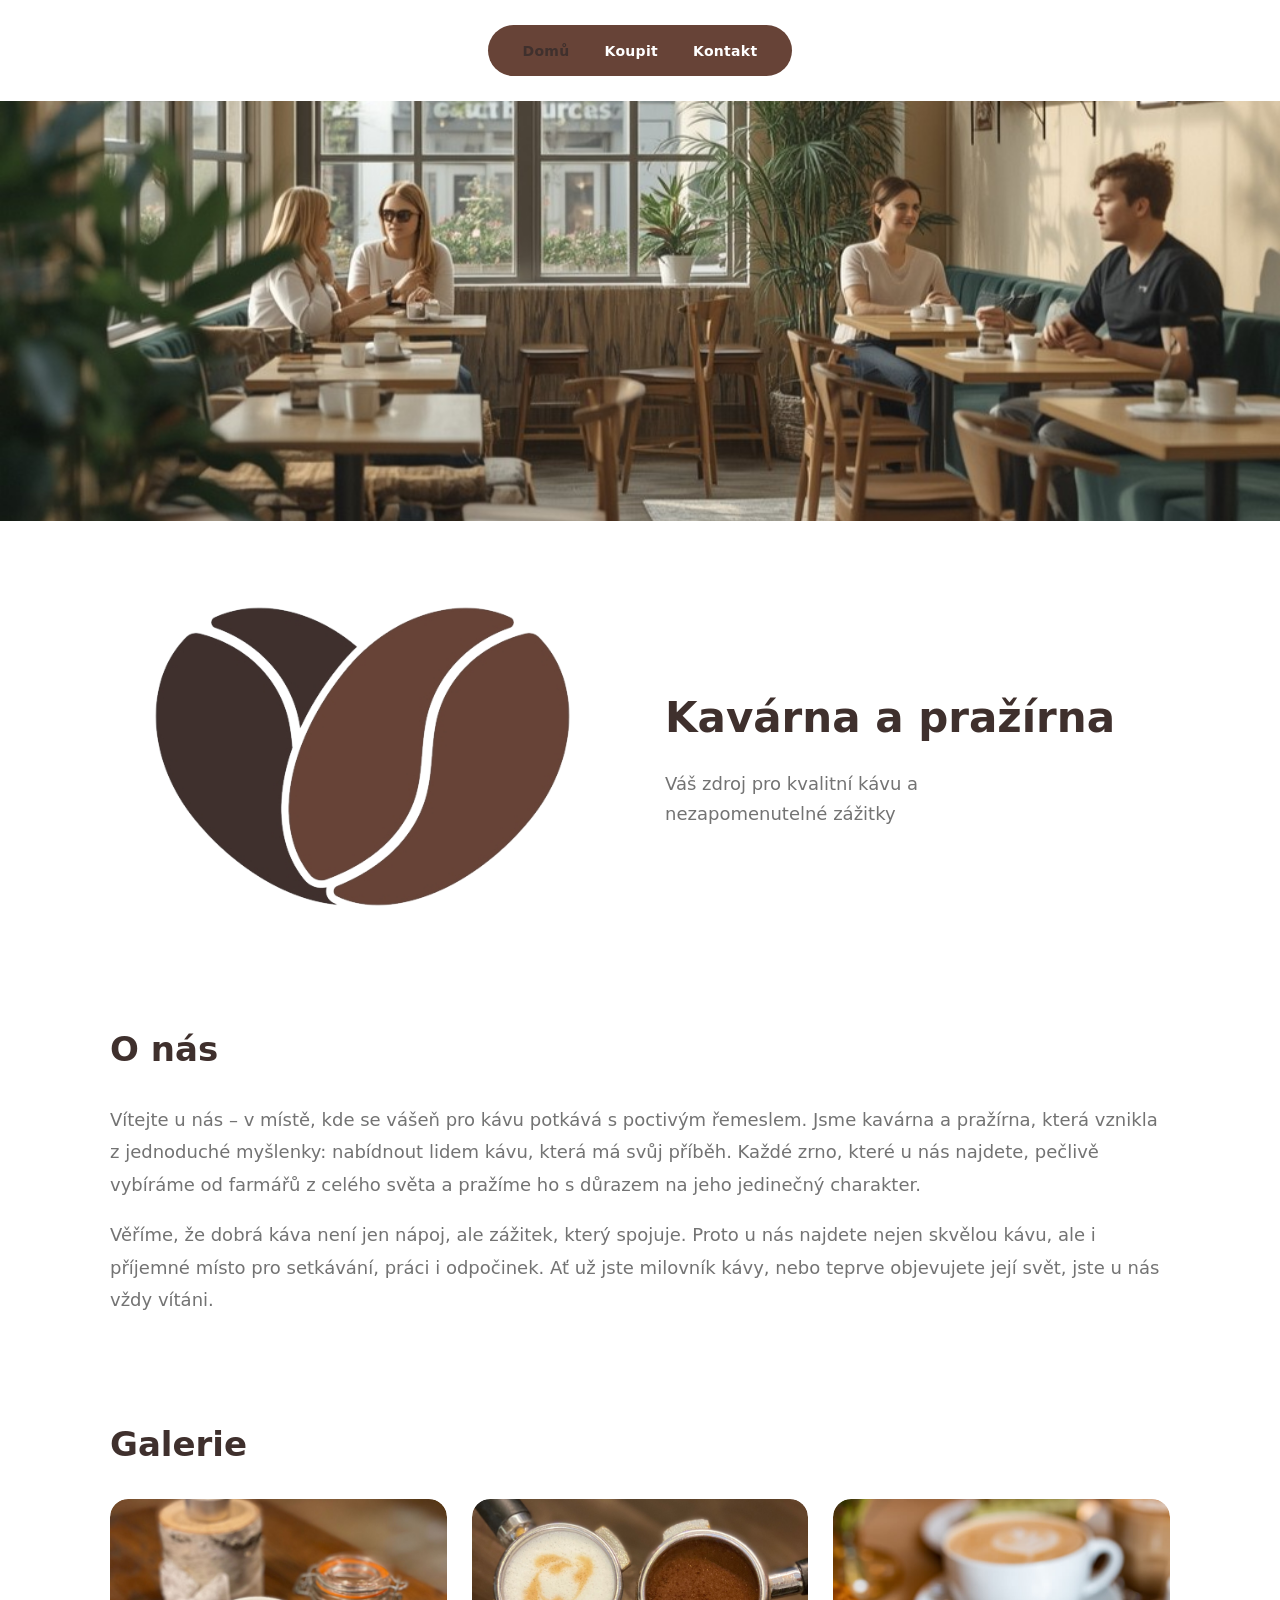
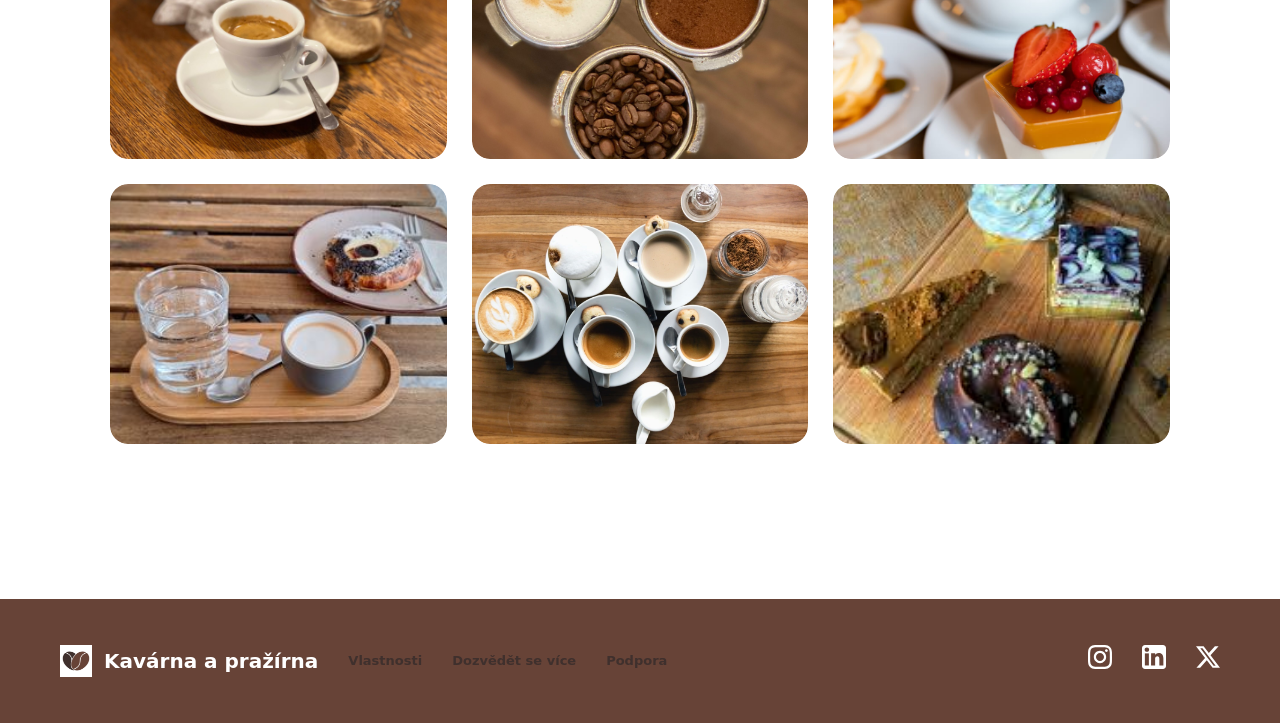
<file: index.html>
<!DOCTYPE html>
<html lang="cs">

<head>
    <meta charset="UTF-8">
    <meta name="viewport" content="width=device-width, initial-scale=1.0">
    <title>Kavárna a pražírna</title>
    <link rel="stylesheet" href="./style.css">
    <link rel="icon" type="image/png" href="./images/logo.png">
    <link rel="stylesheet" href="https://cdn.jsdelivr.net/npm/swiper@11/swiper-bundle.min.css" />
    <script src="https://cdn.jsdelivr.net/npm/swiper@11/swiper-bundle.min.js"></script>
</head>

<body>

    <!-- HEADER -->
    <header>
        <nav>
            <ul>
                <li><a href="./index.html" class="active">Domů</a></li>
                <li><a href="./buy.html">Koupit</a></li>
                <li><a href="./contacts.html">Kontakt</a></li>
            </ul>
        </nav>
    </header>

    <!-- HERO IMAGE -->
    <section class="hero"></section>

    <!-- TITLE -->
    <section class="title">
        <img src="./images/logo.png" alt="Kavárna interiér">

        <div class="title-content">
            <h1>Kavárna a pražírna</h1>
            <p>Váš zdroj pro kvalitní kávu a nezapomenutelné zážitky</p>
        </div>
    </section>

    <!-- ABOUT -->
    <section class="about">
        <h2>O nás</h2>
        <p>
            Vítejte u nás – v místě, kde se vášeň pro kávu potkává s poctivým řemeslem.
            Jsme kavárna a pražírna, která vznikla z jednoduché myšlenky: nabídnout lidem
            kávu, která má svůj příběh. Každé zrno, které u nás najdete, pečlivě vybíráme
            od farmářů z celého světa a pražíme ho s důrazem na jeho jedinečný charakter.
        </p>

        <p>
            Věříme, že dobrá káva není jen nápoj, ale zážitek, který spojuje. Proto u nás
            najdete nejen skvělou kávu, ale i příjemné místo pro setkávání, práci i odpočinek.
            Ať už jste milovník kávy, nebo teprve objevujete její svět, jste u nás vždy vítáni.
        </p>
    </section>

    <!-- GALLERY -->
    <section class="gallery-section">
        <h2>Galerie</h2>

        <div class="swiper gallery-slider">
            <div class="swiper-wrapper">
                <div class="swiper-slide">
                    <img src="./images/galerie_1.jpeg" alt="Kavárna 1">
                </div>

                <div class="swiper-slide">
                    <img src="./images/galerie_2.jpeg" alt="Kavárna 2">
                </div>

                <div class="swiper-slide">
                    <img src="./images/galerie_3.jpg" alt="Kavárna 3">
                </div>

                <div class="swiper-slide">
                    <img src="./images/galerie_4.jpeg" alt="Kavárna 4">
                </div>

                <div class="swiper-slide">
                    <img src="./images/galerie_5.jpg" alt="Kavárna 5">
                </div>

                <div class="swiper-slide">
                    <img src="./images/galerie_6.jpg" alt="Kavárna 6">
                </div>
            </div>
            <div class="swiper-scrollbar"></div>
        </div>
    </section>

    <!-- FOOTER -->
    <footer>
        <div class="footer-main">
            <div class="footer-left">
                <img class="footer-logo" src="./images/logo_pozadi.jpg" alt="Logo kavárny">
                <p class="footer-title">Kavárna a pražírna</p>
            </div>

            <div class="footer-links">
                <a href="#">Vlastnosti</a>
                <a href="#">Dozvědět se více</a>
                <a href="#">Podpora</a>
            </div>
        </div>

        <div class="footer-social">
            <a href="https://www.instagram.com/"><img src="./images/instagram.svg" alt="Instagram"></a>
            <a href="https://cz.linkedin.com/"><img src="./images/linkedin.svg" alt="LinkedIn"></a>
            <a href="https://x.com/"><img src="./images/x.svg" alt="X (dříve Twitter)"></a>
        </div>
    </footer>




    <!-- SCRIPTS -->
    <script>
        window.addEventListener("load", () => {

            new Swiper(".gallery-slider", {

                slidesPerView: 1,
                spaceBetween: 20,

                scrollbar: {
                    el: ".swiper-scrollbar",
                    draggable: true,
                },

                breakpoints: {

                    768: {
                        slidesPerView: 2,
                        spaceBetween: 20
                    },

                    1024: {
                        slidesPerView: 3,
                        grid: {
                            rows: 2,
                            fill: "row"
                        },
                        spaceBetween: 25
                    }

                }

            });

        });
    </script>

</body>

</html>
</file>
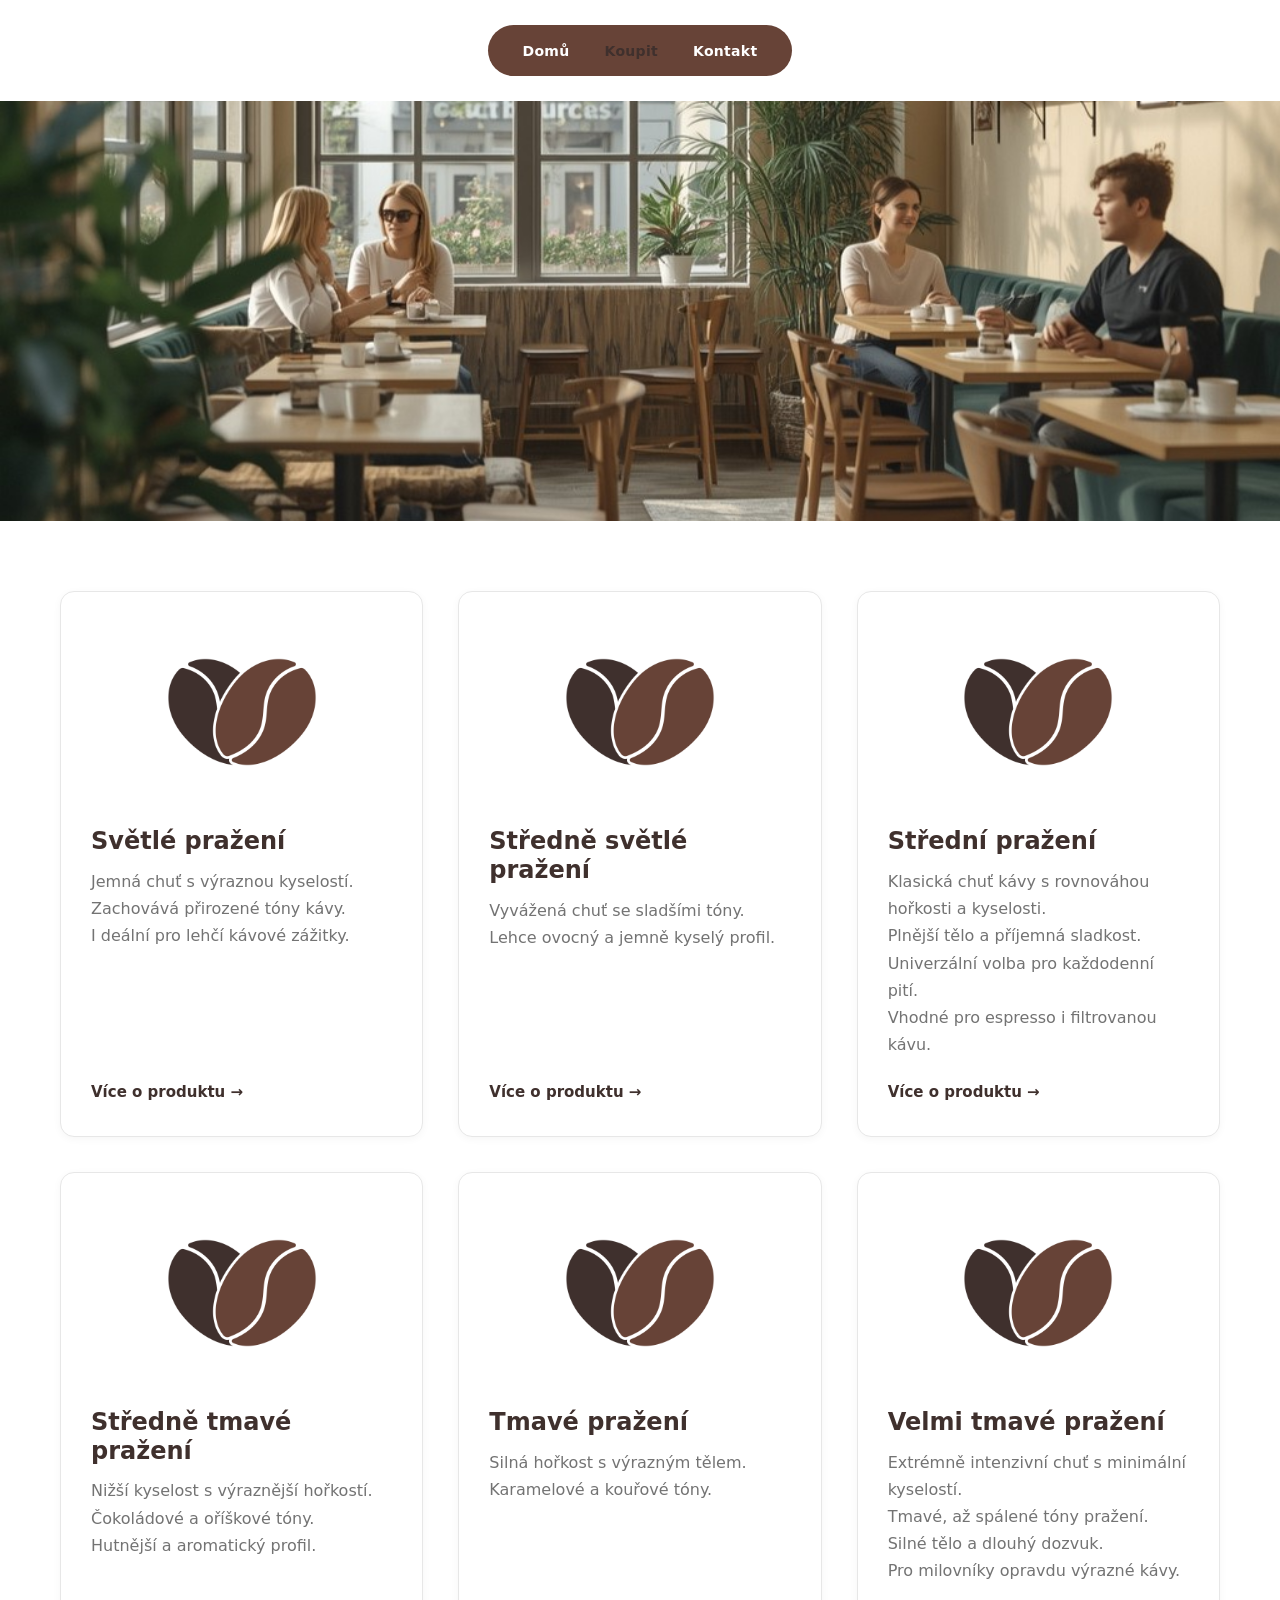
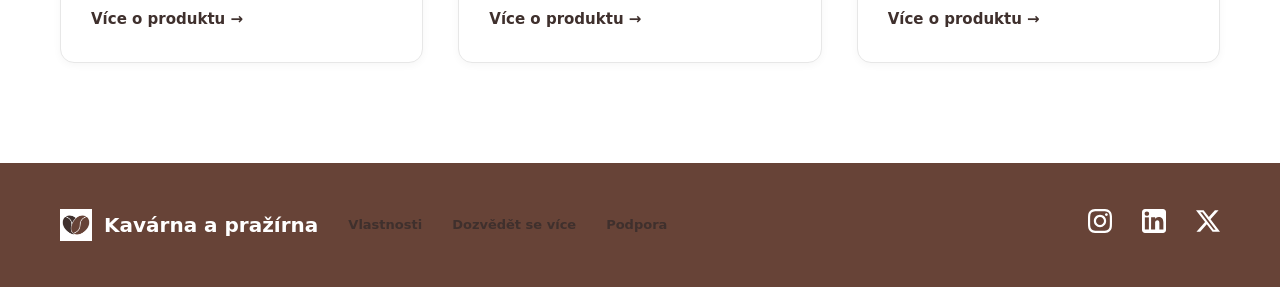
<file: buy.html>
<!DOCTYPE html>
<html lang="cs">

<head>
    <meta charset="UTF-8">
    <meta name="viewport" content="width=device-width, initial-scale=1.0">
    <title>Kavárna a pražírna - Nákup</title>
    <link rel="stylesheet" href="./style.css">
    <link rel="icon" type="image/png" href="./images/logo.png">
</head>

<body>

    <!-- HEADER -->
    <header>
        <nav>
            <ul>
                <li><a href="./index.html">Domů</a></li>
                <li><a href="./buy.html" class="active">Koupit</a></li>
                <li><a href="./contacts.html">Kontakt</a></li>
            </ul>
        </nav>
    </header>

    <!-- HERO IMAGE -->
    <section class="hero"></section>

    <!-- PRODUCTS -->
    <section class="products">
        <div class="product-card">
            <img src="./images/logo_pozadi.jpg" alt="Světlé pražení">
            <h3>Světlé pražení</h3>
            <p>
                Jemná chuť s výraznou kyselostí.<br>
                Zachovává přirozené tóny kávy.<br>
        I       deální pro lehčí kávové zážitky.
            </p>
            <a href="#">Více o produktu →</a>
        </div>

        <div class="product-card">
            <img src="./images/logo_pozadi.jpg" alt="Středně světlé pražení">
            <h3>Středně světlé pražení</h3>
            <p>
                Vyvážená chuť se sladšími tóny.<br>
                Lehce ovocný a jemně kyselý profil.
            </p>
            <a href="#">Více o produktu →</a>
        </div>

        <div class="product-card">
            <img src="./images/logo_pozadi.jpg" alt="Střední pražení">
            <h3>Střední pražení</h3>
            <p>
                Klasická chuť kávy s rovnováhou hořkosti a kyselosti.<br>
                Plnější tělo a příjemná sladkost.<br>
                Univerzální volba pro každodenní pití.<br>
                Vhodné pro espresso i filtrovanou kávu.
            </p>
            <a href="#">Více o produktu →</a>
        </div>

        <div class="product-card">
            <img src="./images/logo_pozadi.jpg" alt="Středně tmavé pražení">
            <h3>Středně tmavé pražení</h3>
            <p>
                Nižší kyselost s výraznější hořkostí.<br>
                Čokoládové a oříškové tóny.<br>
                Hutnější a aromatický profil.
            </p>
            <a href="#">Více o produktu →</a>
        </div>

        <div class="product-card">
            <img src="./images/logo_pozadi.jpg" alt="Tmavé pražení">
            <h3>Tmavé pražení</h3>
            <p>
                Silná hořkost s výrazným tělem.<br>
                Karamelové a kouřové tóny.
            </p>
            <a href="#">Více o produktu →</a>
        </div>

        <div class="product-card">
            <img src="./images/logo_pozadi.jpg" alt="Velmi tmavé pražení">
            <h3>Velmi tmavé pražení</h3>
            <p>
                Extrémně intenzivní chuť s minimální kyselostí.<br>
                Tmavé, až spálené tóny pražení.<br>
                Silné tělo a dlouhý dozvuk.<br>
                Pro milovníky opravdu výrazné kávy.
            </p>
            <a href="#">Více o produktu →</a>
        </div>
    </section>

    <!-- FOOTER -->
    <footer>
        <div class="footer-main">
            <div class="footer-left">
                <img class="footer-logo" src="./images/logo_pozadi.jpg" alt="Logo kavárny">
                <p class="footer-title">Kavárna a pražírna</p>
            </div>

            <div class="footer-links">
                <a href="#">Vlastnosti</a>
                <a href="#">Dozvědět se více</a>
                <a href="#">Podpora</a>
            </div>
        </div>

        <div class="footer-social">
            <a href="https://www.instagram.com/"><img src="./images/instagram.svg" alt="Instagram"></a>
            <a href="https://cz.linkedin.com/"><img src="./images/linkedin.svg" alt="LinkedIn"></a>
            <a href="https://x.com/"><img src="./images/x.svg" alt="X (dříve Twitter)"></a>
        </div>
    </footer>
    
</body>

</html>
</file>
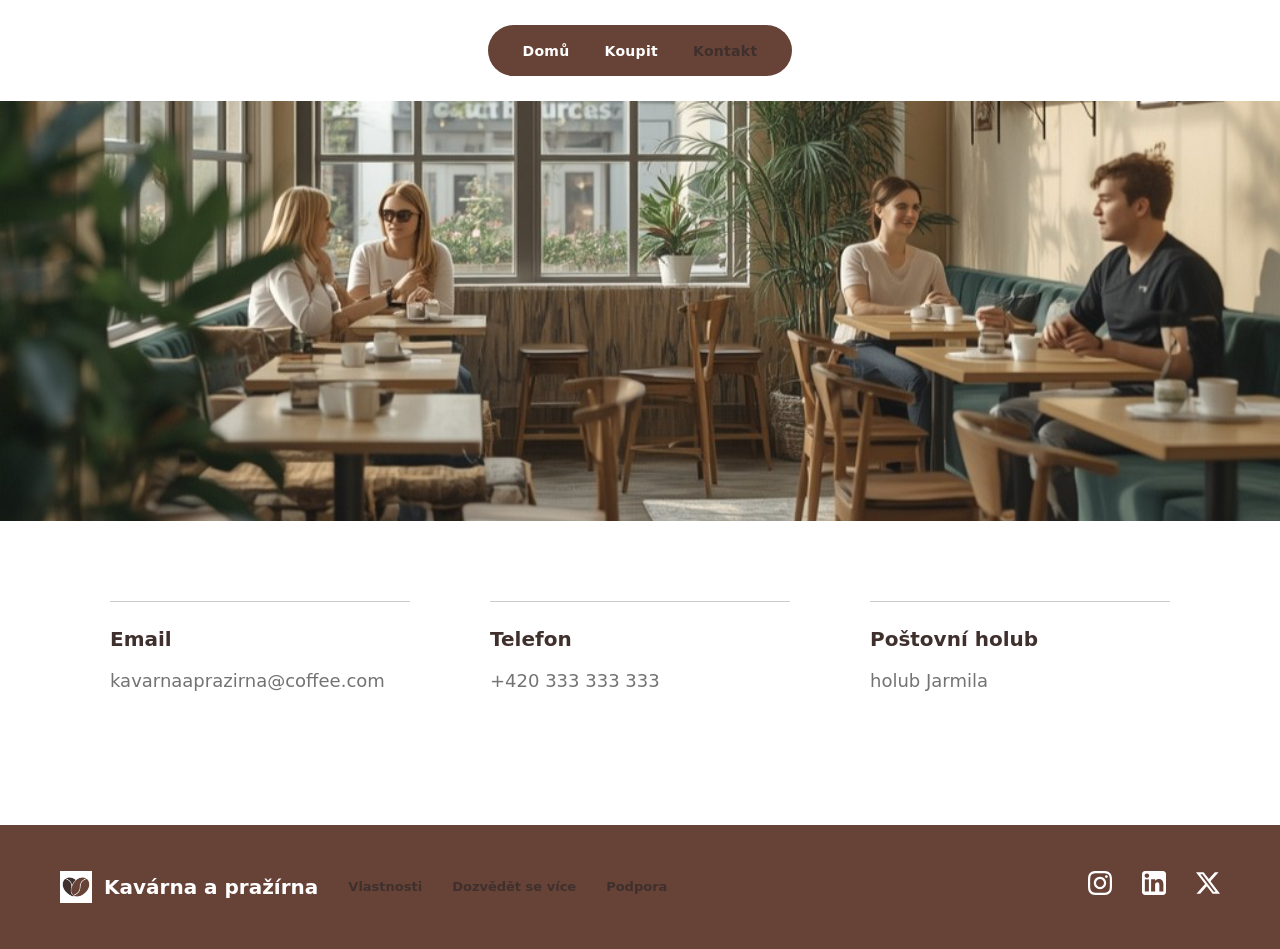
<file: contacts.html>
<!DOCTYPE html>
<html lang="cs">

<head>
    <meta charset="UTF-8">
    <meta name="viewport" content="width=device-width, initial-scale=1.0">
    <title>Kavárna a pražírna - Kontakty</title>
    <link rel="stylesheet" href="./style.css">
    <link rel="icon" type="image/png" href="./images/logo.png">
</head>

<body>

    <!-- HEADER -->
    <header>
        <nav>
            <ul>
                <li><a href="./index.html">Domů</a></li>
                <li><a href="./buy.html">Koupit</a></li>
                <li><a href="./contacts.html" class="active">Kontakt</a></li>
            </ul>
        </nav>
    </header>

    <!-- HERO IMAGE -->
    <section class="hero"></section>

    <!-- CONTACTS -->
    <section class="contacts">
        <div class="contact-box">
            <h3>Email</h3>
            <p>kavarnaaprazirna@coffee.com</p>
        </div>

        <div class="contact-box">
            <h3>Telefon</h3>
            <p>+420 333 333 333</p>
        </div>

        <div class="contact-box">
            <h3>Poštovní holub</h3>
            <p>holub Jarmila</p>
        </div>
    </section>

    <!-- FOOTER -->
    <footer>
        <div class="footer-main">
            <div class="footer-left">
                <img class="footer-logo" src="./images/logo_pozadi.jpg" alt="Logo kavárny">
                <p class="footer-title">Kavárna a pražírna</p>
            </div>

            <div class="footer-links">
                <a href="#">Vlastnosti</a>
                <a href="#">Dozvědět se více</a>
                <a href="#">Podpora</a>
            </div>
        </div>

        <div class="footer-social">
            <a href="https://www.instagram.com/"><img src="./images/instagram.svg" alt="Instagram"></a>
            <a href="https://cz.linkedin.com/"><img src="./images/linkedin.svg" alt="LinkedIn"></a>
            <a href="https://x.com/"><img src="./images/x.svg" alt="X (dříve Twitter)"></a>
        </div>
    </footer>
    
</body>

</html>
</file>
<file: style.css>
/* =========================
   RESET & ROOT
========================= */

:root {
  --primary-color: #674337;
  --secondary-color: #3f302d;

  --text-color: #737373;
  --text-color-white: #ffffff;

  --border-color: #e7e7e7;
  --scrollbar-bg: #dddddd;

  --shadow-sm: 0 2px 8px rgba(0, 0, 0, 0.04);

  --radius-sm: 8px;
  --radius-md: 14px;
  --radius-lg: 18px;
  --radius-full: 999px;

  --transition: 0.2s ease;
}

*,
*::before,
*::after {
  margin: 0;
  padding: 0;
  box-sizing: border-box;
}

body {
  font-family: system-ui, -apple-system, sans-serif;
  line-height: 1.7;
  color: var(--text-color);
}

/* =========================
   HEADER
========================= */

header {
  display: flex;
  justify-content: center;
  padding: 25px 0;
}

nav ul {
  display: flex;
  gap: 35px;

  list-style: none;

  padding: 12px 35px;
  border-radius: var(--radius-full);

  background: var(--primary-color);

  font-weight: bold;
}

nav a {
  color: var(--text-color-white);
  text-decoration: none;
  font-size: 14px;
  letter-spacing: 0.3px;

  transition: color var(--transition);
}

nav a:hover,
nav .active {
  color: var(--secondary-color);
}

/* =========================
   HERO
========================= */

.hero {
  width: 100%;
  height: 420px;

  background-image: url("./images/interier_kavarny_orizle.jpg");
  background-repeat: no-repeat;
  background-position: center 25%;
  background-size: cover;
}

/* =========================
   TITLE
========================= */

.title {
  display: flex;
  align-items: center;
  justify-content: center;
  gap: 50px;

  max-width: 1100px;
  margin: 60px auto 20px;
  padding: 0 20px;
}

.title img,
.title-content {
  flex: 1;
}

.title img {
  width: 100%;
  height: 350px;

  display: block;
  object-fit: cover;

  border-radius: var(--radius-sm);
}

.title h1 {
  margin-bottom: 15px;

  font-size: 42px;
  color: var(--secondary-color);
}

.title p {
  max-width: 400px;

  font-size: 18px;
  line-height: 1.7;
}

/* =========================
   PRODUCTS
========================= */

.products {
  display: grid;
  grid-template-columns: repeat(3, 1fr);
  gap: 35px;

  max-width: 1200px;
  margin: 70px auto 100px;
  padding: 0 20px;
}

.product-card {
  padding: 30px;
  display: flex;
  flex-direction: column;

  background: #ffffff;
  border: 1px solid var(--border-color);
  border-radius: var(--radius-md);

  box-shadow: var(--shadow-sm);

  transition:
    transform var(--transition),
    box-shadow var(--transition);
}

.product-card:hover {
  transform: translateY(-4px);
}

.product-card img {
  width: 100%;
  max-width: 180px;

  display: block;
  margin: 0 auto 25px;
}

.product-card h3 {
  margin-bottom: 12px;

  font-size: 24px;
  line-height: 1.2;
  color: var(--secondary-color);
}

.product-card p {
  margin-bottom: 22px;

  font-size: 16px;
}

.product-card a {
  color: var(--secondary-color);
  margin-top: auto;

  text-decoration: none;
  font-size: 15px;
  font-weight: bold;
}

/* =========================
   ABOUT
========================= */

.about {
  max-width: 1100px;
  margin: 90px auto 100px;
  padding: 0 20px;
}

.about h2,
.gallery-section h2 {
  margin-bottom: 25px;

  font-size: 34px;
  color: var(--secondary-color);
}

.about p {
  margin-bottom: 18px;

  font-size: 18px;
  line-height: 1.8;
}

/* =========================
   CONTACTS
========================= */

.contacts {
  display: flex;
  justify-content: center;
  gap: 80px;

  max-width: 1100px;
  margin: 80px auto 128px;
  padding: 0 20px;
}

.contact-box {
  flex: 1;
  max-width: 300px;
}

.contact-box h3 {
  margin-bottom: 10px;
  padding-top: 20px;

  font-size: 20px;
  color: var(--secondary-color);

  border-top: 1px solid #cccccc;
}

.contact-box p {
  font-size: 18px;
}

/* =========================
   GALLERY
========================= */

.gallery-section {
  max-width: 1100px;
  margin: 0 auto 120px;
  padding: 0 20px;
}

.gallery-slider {
  width: 100%;
}

.gallery-slider .swiper-wrapper {
  align-items: stretch;
  margin-bottom: 35px;
}

.gallery-slider .swiper-slide {
  height: auto !important;

  overflow: hidden;
  border-radius: var(--radius-lg);
}

.gallery-slider img {
  width: 100%;
  height: 260px;

  display: block;
  object-fit: cover;

  border-radius: var(--radius-lg);
}

/* =========================
   SCROLLBAR
========================= */

.gallery-slider .swiper-scrollbar {
  position: relative !important;

  width: 100% !important;
  height: 6px !important;

  margin-top: 20px;

  background: var(--scrollbar-bg);
  border-radius: var(--radius-full);
}

.gallery-slider .swiper-scrollbar-drag {
  background: var(--primary-color);
  border-radius: var(--radius-full);
}

/* =========================
   FOOTER
========================= */

footer {
  display: flex;
  justify-content: space-between;
  align-items: center;
  flex-wrap: wrap;
  gap: 30px;

  padding: 45px 60px;

  background: var(--primary-color);
}

.footer-main {
  display: flex;
  align-items: center;
  gap: 30px;
}

.footer-left {
  display: flex;
  align-items: center;
  gap: 12px;

  color: var(--text-color-white);
}

.footer-logo {
  width: 32px;
  height: 32px;

  object-fit: cover;
}

.footer-title {
  font-size: 20px;
  font-weight: bold;
}

.footer-links,
.footer-social {
  display: flex;
  gap: 30px;
}

.footer-links a {
  color: var(--secondary-color);

  text-decoration: none;
  font-size: 13px;
  font-weight: bold;

  transition:
    color var(--transition),
    opacity var(--transition);
}

.footer-links a:hover {
  color: var(--text-color-white);
}





/* =========================
   MOBILE
========================= */

@media (max-width: 768px) {

  /* HEADER */

  header {
    padding: 20px 0;
  }

  nav ul {
    gap: 20px;
    padding: 10px 25px;
  }

  /* HERO */

  .hero {
    height: 260px;
  }

  /* TITLE */

  .title {
    flex-direction: column;
    text-align: center;
  }

  .title p {
    max-width: 100%;
  }

  .title img {
    height: 180px;
    width: 100%;

    object-fit: contain;
  }

  /* PRODUCTS */

  .products {
    display: flex;
    gap: 20px;

    overflow-x: auto;

    padding-bottom: 10px;

    scroll-snap-type: x mandatory;
    -webkit-overflow-scrolling: touch;
  }

  .products::-webkit-scrollbar {
    display: none;
  }

  .product-card {
    min-width: 100%;
    scroll-snap-align: center;
  }

  .product-card h3 {
    font-size: 22px;
  }

  /* CONTACTS */

  .contacts {
    flex-direction: column;
    gap: 30px;
  }

  /* ABOUT */

  .about {
    max-width: 100%;
    margin: 60px auto;
  }

  .about h2,
  .gallery-section h2 {
    font-size: 28px;
  }

  /* GALLERY */

  .gallery-slider img {
    height: 280px;
  }

  /* FOOTER */

  footer {
    flex-direction: column;
    align-items: flex-start;

    padding: 40px 25px;
  }

  .footer-main,
  .footer-links,
  .footer-social {
    flex-direction: column;
    align-items: flex-start;
  }

  .footer-main {
    gap: 15px;
  }

  .footer-links,
  .footer-social {
    gap: 12px;
  }

}

/* =========================
   TABLET
========================= */

@media (max-width: 1024px) {
  .products {
    grid-template-columns: repeat(2, 1fr);
  }
}
</file>
